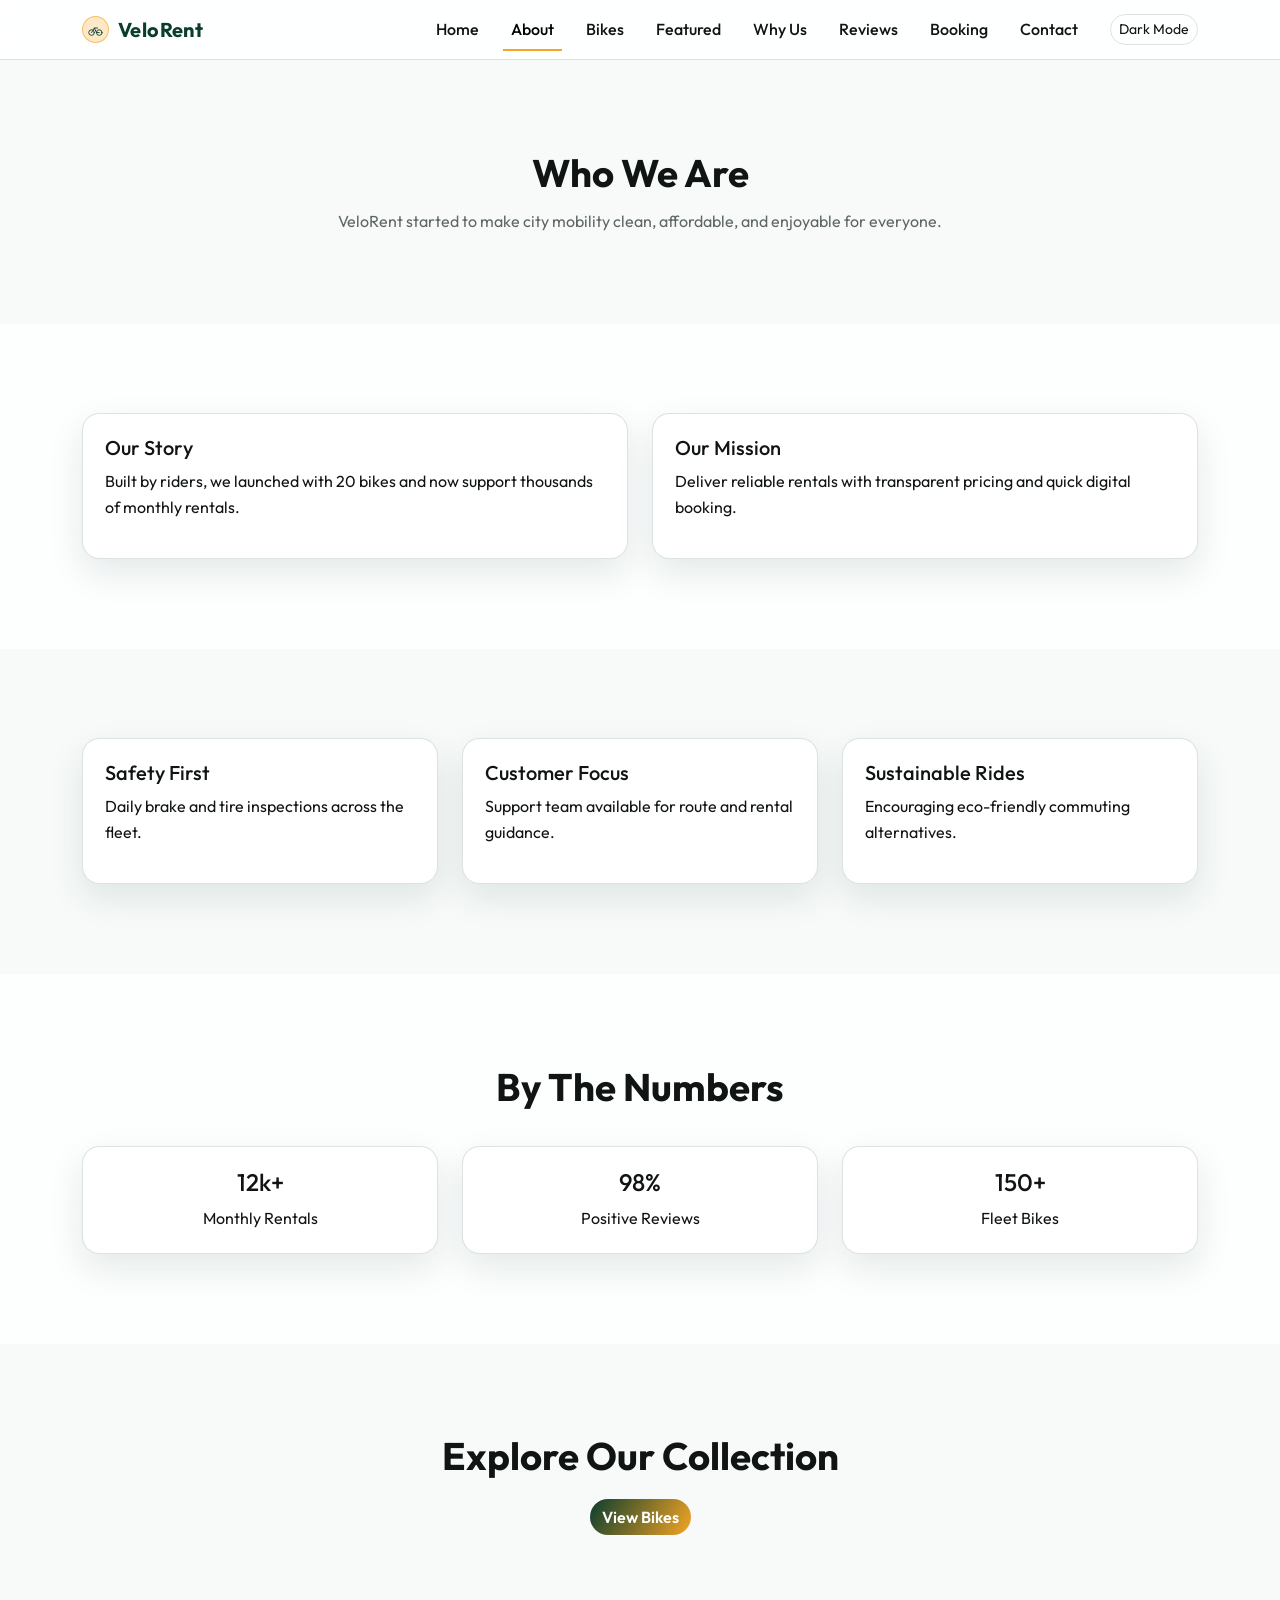
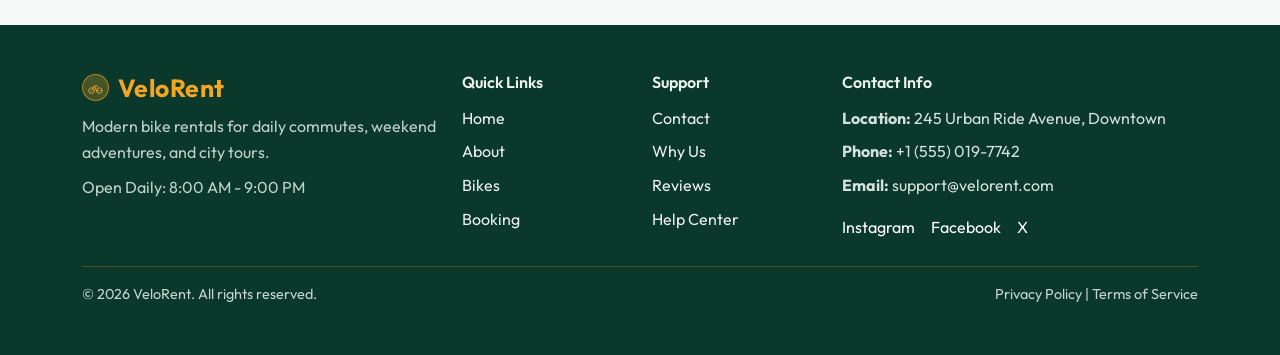
<file: about.html>
﻿<!DOCTYPE html>
<html lang="en" data-theme="light">
<head><meta charset="UTF-8" /><meta name="viewport" content="width=device-width, initial-scale=1.0" /><title>VeloRent | About</title><link rel="preconnect" href="https://fonts.googleapis.com" /><link rel="preconnect" href="https://fonts.gstatic.com" crossorigin /><link href="https://fonts.googleapis.com/css2?family=Outfit:wght@300;400;500;600;700;800&display=swap" rel="stylesheet" /><link href="https://cdn.jsdelivr.net/npm/bootstrap@5.3.3/dist/css/bootstrap.min.css" rel="stylesheet" crossorigin="anonymous" /><link rel="stylesheet" href="style.css" /></head>
<body>
<div class="preloader" id="preloader" aria-hidden="true"><div class="preloader__ring"></div><p class="preloader__text">Loading Ride...</p></div><div class="scroll-progress" id="scrollProgress" aria-hidden="true"></div>
<nav class="navbar navbar-expand-lg fixed-top custom-navbar"><div class="container"><a class="navbar-brand fw-bold brand-logo" href="index.html"><span class="logo-icon" aria-hidden="true"><svg viewBox="0 0 48 48" role="img" focusable="false"><circle cx="13" cy="33" r="8"></circle><circle cx="35" cy="33" r="8"></circle><path d="M13 33 L21 20 L27 33 L35 33 M21 20 H30"></path></svg></span><span class="logo-word">VeloRent</span></a><button class="navbar-toggler border-0 p-0" type="button" data-bs-toggle="collapse" data-bs-target="#mainNav" id="navToggler"><span class="toggler-icon"><span></span><span></span><span></span></span></button><div class="collapse navbar-collapse" id="mainNav"><ul class="navbar-nav ms-auto mb-2 mb-lg-0 align-items-lg-center gap-lg-3"><li class="nav-item"><a class="nav-link" href="index.html">Home</a></li><li class="nav-item"><a class="nav-link active" href="about.html">About</a></li><li class="nav-item"><a class="nav-link" href="bikes.html">Bikes</a></li><li class="nav-item"><a class="nav-link" href="featured.html">Featured</a></li><li class="nav-item"><a class="nav-link" href="why-us.html">Why Us</a></li><li class="nav-item"><a class="nav-link" href="testimonials.html">Reviews</a></li><li class="nav-item"><a class="nav-link" href="booking.html">Booking</a></li><li class="nav-item"><a class="nav-link" href="contact.html">Contact</a></li><li class="nav-item ms-lg-2 mt-2 mt-lg-0"><button id="themeToggle" class="btn btn-sm btn-outline-theme">Dark Mode</button></li></ul></div></div></nav>
<main>
<section class="section-padding section-transition"><div class="container"><div class="row justify-content-center text-center"><div class="col-lg-9 reveal fade-up"><h1 class="section-title">Who We Are</h1><p class="section-subtitle">VeloRent started to make city mobility clean, affordable, and enjoyable for everyone.</p></div></div></div></section>
<section class="section-padding section-transition alt-section"><div class="container"><div class="row g-4"><div class="col-md-6 reveal fade-right"><div class="benefit-card h-100"><h2 class="h5">Our Story</h2><p>Built by riders, we launched with 20 bikes and now support thousands of monthly rentals.</p></div></div><div class="col-md-6 reveal fade-left"><div class="benefit-card h-100"><h2 class="h5">Our Mission</h2><p>Deliver reliable rentals with transparent pricing and quick digital booking.</p></div></div></div></div></section>
<section class="section-padding section-transition"><div class="container"><div class="row g-4"><div class="col-md-4 reveal fade-up"><div class="benefit-card h-100"><h2 class="h5">Safety First</h2><p>Daily brake and tire inspections across the fleet.</p></div></div><div class="col-md-4 reveal fade-up"><div class="benefit-card h-100"><h2 class="h5">Customer Focus</h2><p>Support team available for route and rental guidance.</p></div></div><div class="col-md-4 reveal fade-up"><div class="benefit-card h-100"><h2 class="h5">Sustainable Rides</h2><p>Encouraging eco-friendly commuting alternatives.</p></div></div></div></div></section>
<section class="section-padding section-transition alt-section"><div class="container text-center reveal fade-up"><h2 class="section-title">By The Numbers</h2><div class="row g-4 mt-2"><div class="col-sm-4"><div class="benefit-card h-100"><h3 class="h4">12k+</h3><p class="mb-0">Monthly Rentals</p></div></div><div class="col-sm-4"><div class="benefit-card h-100"><h3 class="h4">98%</h3><p class="mb-0">Positive Reviews</p></div></div><div class="col-sm-4"><div class="benefit-card h-100"><h3 class="h4">150+</h3><p class="mb-0">Fleet Bikes</p></div></div></div></div></section>
<section class="section-padding section-transition"><div class="container text-center reveal fade-up"><h2 class="section-title">Explore Our Collection</h2><a href="bikes.html" class="btn btn-gradient mt-2">View Bikes</a></div></section>
</main>
  <footer class="footer section-transition">
    <div class="container py-5">
      <div class="row g-4 footer-grid">
        <div class="col-md-6 col-lg-4">
          <h3 class="footer-title footer-logo"><span class="logo-icon" aria-hidden="true"><svg viewBox="0 0 48 48" role="img" focusable="false"><circle cx="13" cy="33" r="8"></circle><circle cx="35" cy="33" r="8"></circle><path d="M13 33 L21 20 L27 33 L35 33 M21 20 H30"></path></svg></span><span class="logo-word">VeloRent</span></h3>
          <p class="footer-text mb-2">Modern bike rentals for daily commutes, weekend adventures, and city tours.</p>
          <p class="footer-text mb-0">Open Daily: 8:00 AM - 9:00 PM</p>
        </div>
        <div class="col-6 col-lg-2">
          <h4 class="footer-subtitle">Quick Links</h4>
          <ul class="footer-links list-unstyled mb-0">
            <li><a href="index.html">Home</a></li>
            <li><a href="about.html">About</a></li>
            <li><a href="bikes.html">Bikes</a></li>
            <li><a href="booking.html">Booking</a></li>
          </ul>
        </div>
        <div class="col-6 col-lg-2">
          <h4 class="footer-subtitle">Support</h4>
          <ul class="footer-links list-unstyled mb-0">
            <li><a href="contact.html">Contact</a></li>
            <li><a href="why-us.html">Why Us</a></li>
            <li><a href="testimonials.html">Reviews</a></li>
            <li><a href="#">Help Center</a></li>
          </ul>
        </div>
        <div class="col-md-6 col-lg-4">
          <h4 class="footer-subtitle">Contact Info</h4>
          <ul class="footer-contact list-unstyled mb-3">
            <li><strong>Location:</strong> 245 Urban Ride Avenue, Downtown</li>
            <li><strong>Phone:</strong> +1 (555) 019-7742</li>
            <li><strong>Email:</strong> support@velorent.com</li>
          </ul>
          <div class="social-links d-flex gap-3" aria-label="Social media links">
            <a href="#" aria-label="Instagram">Instagram</a>
            <a href="#" aria-label="Facebook">Facebook</a>
            <a href="#" aria-label="X">X</a>
          </div>
        </div>
      </div>
      <div class="footer-bottom d-flex flex-column flex-md-row justify-content-between align-items-center gap-2 mt-4 pt-3">
        <p class="mb-0">© 2026 VeloRent. All rights reserved.</p>
        <p class="mb-0">Privacy Policy | Terms of Service</p>
      </div>
    </div>
  </footer>
<script src="https://cdn.jsdelivr.net/npm/bootstrap@5.3.3/dist/js/bootstrap.bundle.min.js" crossorigin="anonymous"></script><script src="script.js"></script>
</body></html>
</file>
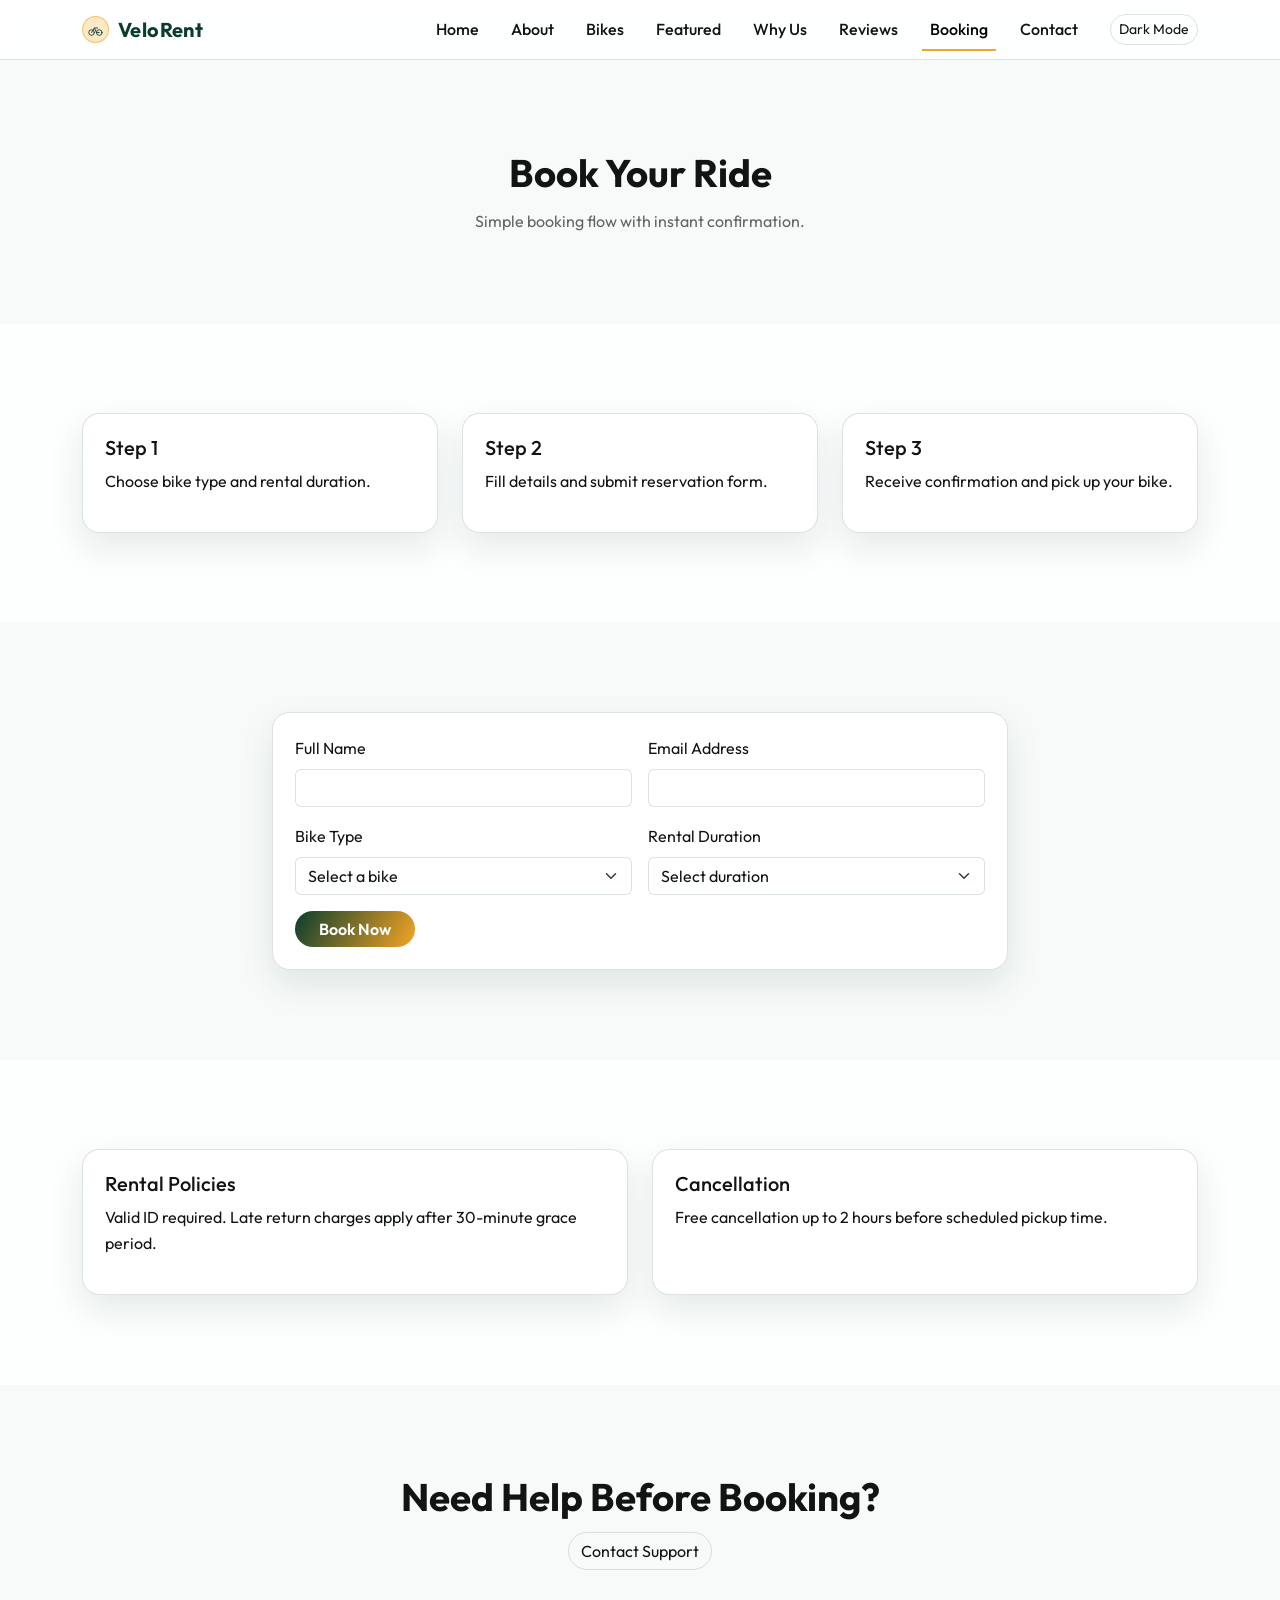
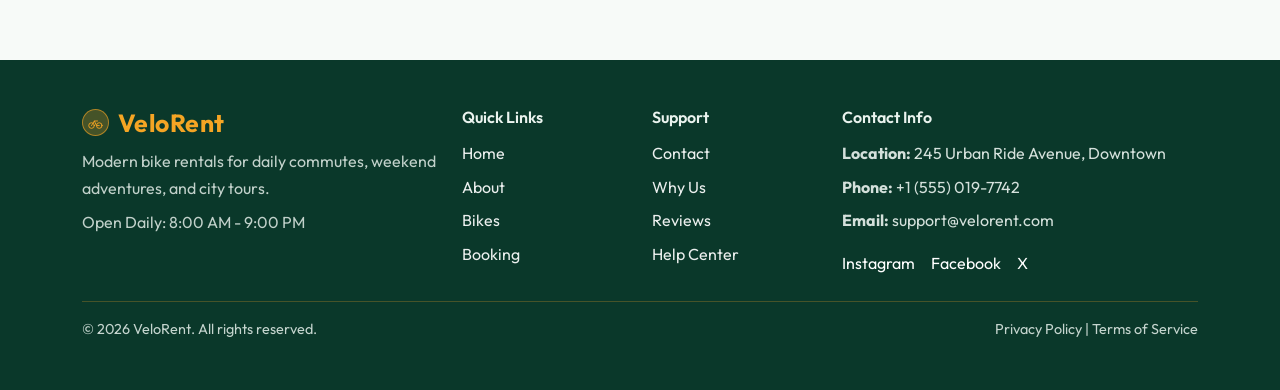
<file: booking.html>
﻿<!DOCTYPE html>
<html lang="en" data-theme="light">
<head><meta charset="UTF-8" /><meta name="viewport" content="width=device-width, initial-scale=1.0" /><title>VeloRent | Booking</title><link rel="preconnect" href="https://fonts.googleapis.com" /><link rel="preconnect" href="https://fonts.gstatic.com" crossorigin /><link href="https://fonts.googleapis.com/css2?family=Outfit:wght@300;400;500;600;700;800&display=swap" rel="stylesheet" /><link href="https://cdn.jsdelivr.net/npm/bootstrap@5.3.3/dist/css/bootstrap.min.css" rel="stylesheet" crossorigin="anonymous" /><link rel="stylesheet" href="style.css" /></head>
<body>
<div class="preloader" id="preloader" aria-hidden="true"><div class="preloader__ring"></div><p class="preloader__text">Loading Ride...</p></div><div class="scroll-progress" id="scrollProgress" aria-hidden="true"></div>
<nav class="navbar navbar-expand-lg fixed-top custom-navbar"><div class="container"><a class="navbar-brand fw-bold brand-logo" href="index.html"><span class="logo-icon" aria-hidden="true"><svg viewBox="0 0 48 48" role="img" focusable="false"><circle cx="13" cy="33" r="8"></circle><circle cx="35" cy="33" r="8"></circle><path d="M13 33 L21 20 L27 33 L35 33 M21 20 H30"></path></svg></span><span class="logo-word">VeloRent</span></a><button class="navbar-toggler border-0 p-0" type="button" data-bs-toggle="collapse" data-bs-target="#mainNav" id="navToggler"><span class="toggler-icon"><span></span><span></span><span></span></span></button><div class="collapse navbar-collapse" id="mainNav"><ul class="navbar-nav ms-auto mb-2 mb-lg-0 align-items-lg-center gap-lg-3"><li class="nav-item"><a class="nav-link" href="index.html">Home</a></li><li class="nav-item"><a class="nav-link" href="about.html">About</a></li><li class="nav-item"><a class="nav-link" href="bikes.html">Bikes</a></li><li class="nav-item"><a class="nav-link" href="featured.html">Featured</a></li><li class="nav-item"><a class="nav-link" href="why-us.html">Why Us</a></li><li class="nav-item"><a class="nav-link" href="testimonials.html">Reviews</a></li><li class="nav-item"><a class="nav-link active" href="booking.html">Booking</a></li><li class="nav-item"><a class="nav-link" href="contact.html">Contact</a></li><li class="nav-item ms-lg-2 mt-2 mt-lg-0"><button id="themeToggle" class="btn btn-sm btn-outline-theme">Dark Mode</button></li></ul></div></div></nav>
<main>
<section class="section-padding section-transition"><div class="container text-center reveal fade-up"><h1 class="section-title">Book Your Ride</h1><p class="section-subtitle">Simple booking flow with instant confirmation.</p></div></section>
<section class="section-padding section-transition alt-section"><div class="container"><div class="row g-4"><div class="col-md-4 reveal fade-up"><div class="benefit-card h-100"><h2 class="h5">Step 1</h2><p>Choose bike type and rental duration.</p></div></div><div class="col-md-4 reveal fade-up"><div class="benefit-card h-100"><h2 class="h5">Step 2</h2><p>Fill details and submit reservation form.</p></div></div><div class="col-md-4 reveal fade-up"><div class="benefit-card h-100"><h2 class="h5">Step 3</h2><p>Receive confirmation and pick up your bike.</p></div></div></div></div></section>
<section class="section-padding section-transition"><div class="container"><div class="row justify-content-center"><div class="col-lg-8 reveal fade-up"><form class="booking-form" novalidate><div class="row g-3"><div class="col-md-6"><label for="name" class="form-label">Full Name</label><input type="text" class="form-control" id="name" required /></div><div class="col-md-6"><label for="email" class="form-label">Email Address</label><input type="email" class="form-control" id="email" required /></div><div class="col-md-6"><label for="bikeType" class="form-label">Bike Type</label><select id="bikeType" class="form-select" required><option value="" selected disabled>Select a bike</option><option>City Glide 300</option><option>TrailX Mountain</option><option>Aero Road Pro</option></select></div><div class="col-md-6"><label for="duration" class="form-label">Rental Duration</label><select id="duration" class="form-select" required><option value="" selected disabled>Select duration</option><option>Hourly</option><option>Daily</option></select></div><div class="col-12"><button type="submit" class="btn btn-gradient px-4">Book Now</button></div></div></form></div></div></div></section>
<section class="section-padding section-transition alt-section"><div class="container"><div class="row g-4"><div class="col-md-6 reveal fade-right"><div class="benefit-card h-100"><h2 class="h5">Rental Policies</h2><p>Valid ID required. Late return charges apply after 30-minute grace period.</p></div></div><div class="col-md-6 reveal fade-left"><div class="benefit-card h-100"><h2 class="h5">Cancellation</h2><p>Free cancellation up to 2 hours before scheduled pickup time.</p></div></div></div></div></section>
<section class="section-padding section-transition"><div class="container text-center reveal fade-up"><h2 class="section-title">Need Help Before Booking?</h2><a href="contact.html" class="btn btn-outline-theme">Contact Support</a></div></section>
</main>
  <footer class="footer section-transition">
    <div class="container py-5">
      <div class="row g-4 footer-grid">
        <div class="col-md-6 col-lg-4">
          <h3 class="footer-title footer-logo"><span class="logo-icon" aria-hidden="true"><svg viewBox="0 0 48 48" role="img" focusable="false"><circle cx="13" cy="33" r="8"></circle><circle cx="35" cy="33" r="8"></circle><path d="M13 33 L21 20 L27 33 L35 33 M21 20 H30"></path></svg></span><span class="logo-word">VeloRent</span></h3>
          <p class="footer-text mb-2">Modern bike rentals for daily commutes, weekend adventures, and city tours.</p>
          <p class="footer-text mb-0">Open Daily: 8:00 AM - 9:00 PM</p>
        </div>
        <div class="col-6 col-lg-2">
          <h4 class="footer-subtitle">Quick Links</h4>
          <ul class="footer-links list-unstyled mb-0">
            <li><a href="index.html">Home</a></li>
            <li><a href="about.html">About</a></li>
            <li><a href="bikes.html">Bikes</a></li>
            <li><a href="booking.html">Booking</a></li>
          </ul>
        </div>
        <div class="col-6 col-lg-2">
          <h4 class="footer-subtitle">Support</h4>
          <ul class="footer-links list-unstyled mb-0">
            <li><a href="contact.html">Contact</a></li>
            <li><a href="why-us.html">Why Us</a></li>
            <li><a href="testimonials.html">Reviews</a></li>
            <li><a href="#">Help Center</a></li>
          </ul>
        </div>
        <div class="col-md-6 col-lg-4">
          <h4 class="footer-subtitle">Contact Info</h4>
          <ul class="footer-contact list-unstyled mb-3">
            <li><strong>Location:</strong> 245 Urban Ride Avenue, Downtown</li>
            <li><strong>Phone:</strong> +1 (555) 019-7742</li>
            <li><strong>Email:</strong> support@velorent.com</li>
          </ul>
          <div class="social-links d-flex gap-3" aria-label="Social media links">
            <a href="#" aria-label="Instagram">Instagram</a>
            <a href="#" aria-label="Facebook">Facebook</a>
            <a href="#" aria-label="X">X</a>
          </div>
        </div>
      </div>
      <div class="footer-bottom d-flex flex-column flex-md-row justify-content-between align-items-center gap-2 mt-4 pt-3">
        <p class="mb-0">© 2026 VeloRent. All rights reserved.</p>
        <p class="mb-0">Privacy Policy | Terms of Service</p>
      </div>
    </div>
  </footer>
<script src="https://cdn.jsdelivr.net/npm/bootstrap@5.3.3/dist/js/bootstrap.bundle.min.js" crossorigin="anonymous"></script><script src="script.js"></script>
</body></html>
</file>
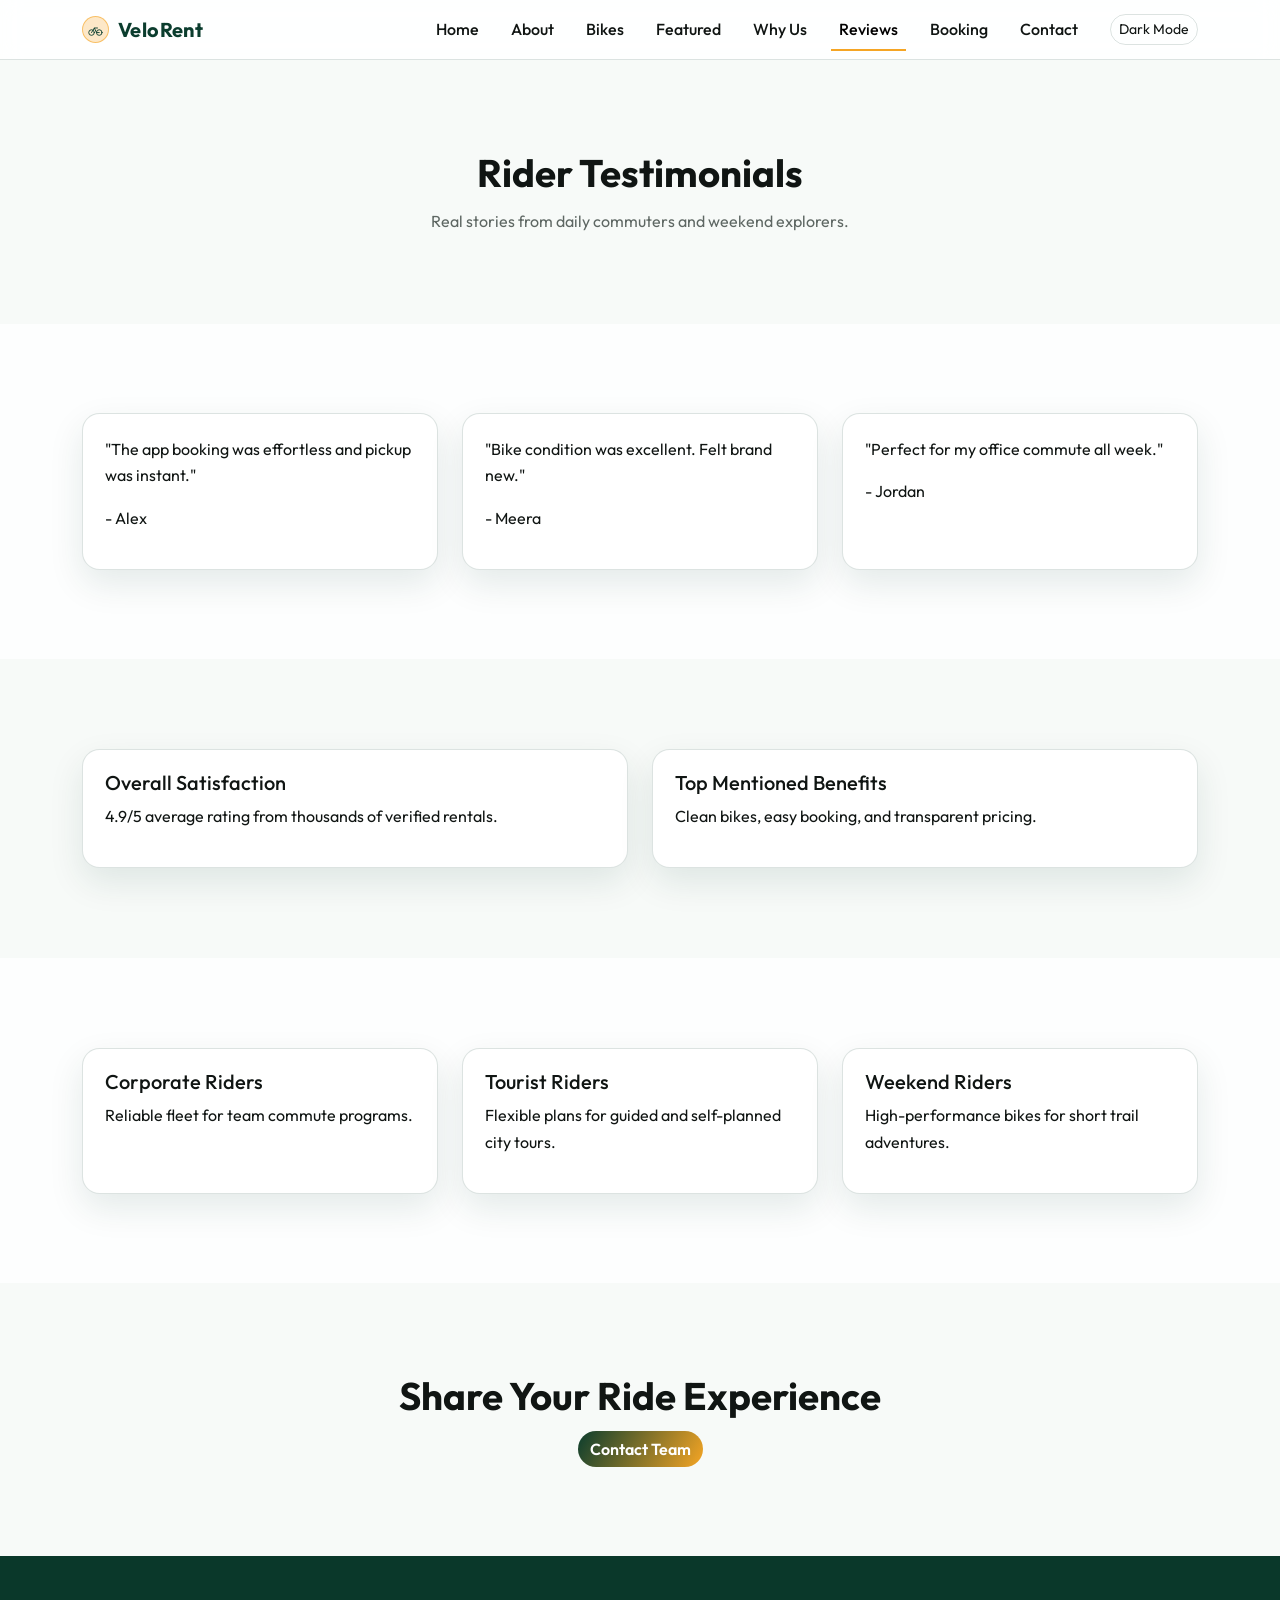
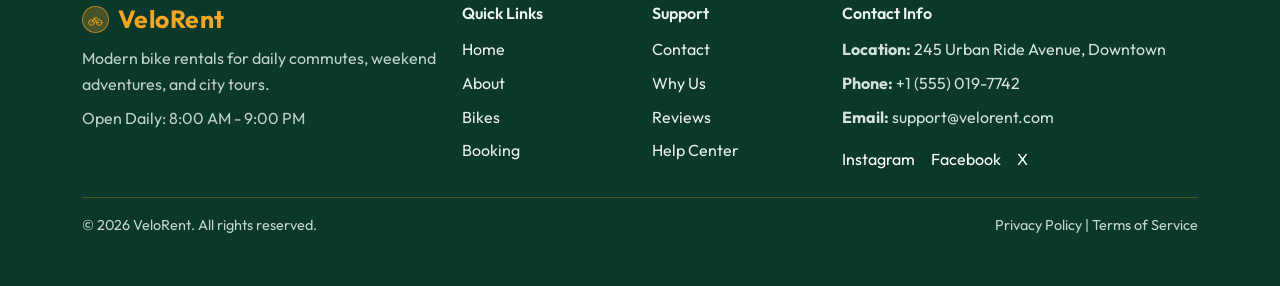
<file: testimonials.html>
﻿<!DOCTYPE html>
<html lang="en" data-theme="light">
<head><meta charset="UTF-8" /><meta name="viewport" content="width=device-width, initial-scale=1.0" /><title>VeloRent | Testimonials</title><link rel="preconnect" href="https://fonts.googleapis.com" /><link rel="preconnect" href="https://fonts.gstatic.com" crossorigin /><link href="https://fonts.googleapis.com/css2?family=Outfit:wght@300;400;500;600;700;800&display=swap" rel="stylesheet" /><link href="https://cdn.jsdelivr.net/npm/bootstrap@5.3.3/dist/css/bootstrap.min.css" rel="stylesheet" crossorigin="anonymous" /><link rel="stylesheet" href="style.css" /></head>
<body>
<div class="preloader" id="preloader" aria-hidden="true"><div class="preloader__ring"></div><p class="preloader__text">Loading Ride...</p></div><div class="scroll-progress" id="scrollProgress" aria-hidden="true"></div>
<nav class="navbar navbar-expand-lg fixed-top custom-navbar"><div class="container"><a class="navbar-brand fw-bold brand-logo" href="index.html"><span class="logo-icon" aria-hidden="true"><svg viewBox="0 0 48 48" role="img" focusable="false"><circle cx="13" cy="33" r="8"></circle><circle cx="35" cy="33" r="8"></circle><path d="M13 33 L21 20 L27 33 L35 33 M21 20 H30"></path></svg></span><span class="logo-word">VeloRent</span></a><button class="navbar-toggler border-0 p-0" type="button" data-bs-toggle="collapse" data-bs-target="#mainNav" id="navToggler"><span class="toggler-icon"><span></span><span></span><span></span></span></button><div class="collapse navbar-collapse" id="mainNav"><ul class="navbar-nav ms-auto mb-2 mb-lg-0 align-items-lg-center gap-lg-3"><li class="nav-item"><a class="nav-link" href="index.html">Home</a></li><li class="nav-item"><a class="nav-link" href="about.html">About</a></li><li class="nav-item"><a class="nav-link" href="bikes.html">Bikes</a></li><li class="nav-item"><a class="nav-link" href="featured.html">Featured</a></li><li class="nav-item"><a class="nav-link" href="why-us.html">Why Us</a></li><li class="nav-item"><a class="nav-link active" href="testimonials.html">Reviews</a></li><li class="nav-item"><a class="nav-link" href="booking.html">Booking</a></li><li class="nav-item"><a class="nav-link" href="contact.html">Contact</a></li><li class="nav-item ms-lg-2 mt-2 mt-lg-0"><button id="themeToggle" class="btn btn-sm btn-outline-theme">Dark Mode</button></li></ul></div></div></nav>
<main>
<section class="section-padding section-transition"><div class="container text-center reveal fade-up"><h1 class="section-title">Rider Testimonials</h1><p class="section-subtitle">Real stories from daily commuters and weekend explorers.</p></div></section>
<section class="section-padding section-transition alt-section"><div class="container"><div class="row g-4"><div class="col-md-6 col-lg-4 reveal fade-up"><blockquote class="testimonial-card h-100"><p>"The app booking was effortless and pickup was instant."</p><footer>- Alex</footer></blockquote></div><div class="col-md-6 col-lg-4 reveal fade-up"><blockquote class="testimonial-card h-100"><p>"Bike condition was excellent. Felt brand new."</p><footer>- Meera</footer></blockquote></div><div class="col-md-6 col-lg-4 reveal fade-up"><blockquote class="testimonial-card h-100"><p>"Perfect for my office commute all week."</p><footer>- Jordan</footer></blockquote></div></div></div></section>
<section class="section-padding section-transition"><div class="container"><div class="row g-4"><div class="col-md-6 reveal fade-right"><div class="benefit-card h-100"><h2 class="h5">Overall Satisfaction</h2><p>4.9/5 average rating from thousands of verified rentals.</p></div></div><div class="col-md-6 reveal fade-left"><div class="benefit-card h-100"><h2 class="h5">Top Mentioned Benefits</h2><p>Clean bikes, easy booking, and transparent pricing.</p></div></div></div></div></section>
<section class="section-padding section-transition alt-section"><div class="container"><div class="row g-4"><div class="col-md-4 reveal fade-up"><div class="benefit-card h-100"><h2 class="h5">Corporate Riders</h2><p>Reliable fleet for team commute programs.</p></div></div><div class="col-md-4 reveal fade-up"><div class="benefit-card h-100"><h2 class="h5">Tourist Riders</h2><p>Flexible plans for guided and self-planned city tours.</p></div></div><div class="col-md-4 reveal fade-up"><div class="benefit-card h-100"><h2 class="h5">Weekend Riders</h2><p>High-performance bikes for short trail adventures.</p></div></div></div></div></section>
<section class="section-padding section-transition"><div class="container text-center reveal fade-up"><h2 class="section-title">Share Your Ride Experience</h2><a href="contact.html" class="btn btn-gradient">Contact Team</a></div></section>
</main>
  <footer class="footer section-transition">
    <div class="container py-5">
      <div class="row g-4 footer-grid">
        <div class="col-md-6 col-lg-4">
          <h3 class="footer-title footer-logo"><span class="logo-icon" aria-hidden="true"><svg viewBox="0 0 48 48" role="img" focusable="false"><circle cx="13" cy="33" r="8"></circle><circle cx="35" cy="33" r="8"></circle><path d="M13 33 L21 20 L27 33 L35 33 M21 20 H30"></path></svg></span><span class="logo-word">VeloRent</span></h3>
          <p class="footer-text mb-2">Modern bike rentals for daily commutes, weekend adventures, and city tours.</p>
          <p class="footer-text mb-0">Open Daily: 8:00 AM - 9:00 PM</p>
        </div>
        <div class="col-6 col-lg-2">
          <h4 class="footer-subtitle">Quick Links</h4>
          <ul class="footer-links list-unstyled mb-0">
            <li><a href="index.html">Home</a></li>
            <li><a href="about.html">About</a></li>
            <li><a href="bikes.html">Bikes</a></li>
            <li><a href="booking.html">Booking</a></li>
          </ul>
        </div>
        <div class="col-6 col-lg-2">
          <h4 class="footer-subtitle">Support</h4>
          <ul class="footer-links list-unstyled mb-0">
            <li><a href="contact.html">Contact</a></li>
            <li><a href="why-us.html">Why Us</a></li>
            <li><a href="testimonials.html">Reviews</a></li>
            <li><a href="#">Help Center</a></li>
          </ul>
        </div>
        <div class="col-md-6 col-lg-4">
          <h4 class="footer-subtitle">Contact Info</h4>
          <ul class="footer-contact list-unstyled mb-3">
            <li><strong>Location:</strong> 245 Urban Ride Avenue, Downtown</li>
            <li><strong>Phone:</strong> +1 (555) 019-7742</li>
            <li><strong>Email:</strong> support@velorent.com</li>
          </ul>
          <div class="social-links d-flex gap-3" aria-label="Social media links">
            <a href="#" aria-label="Instagram">Instagram</a>
            <a href="#" aria-label="Facebook">Facebook</a>
            <a href="#" aria-label="X">X</a>
          </div>
        </div>
      </div>
      <div class="footer-bottom d-flex flex-column flex-md-row justify-content-between align-items-center gap-2 mt-4 pt-3">
        <p class="mb-0">© 2026 VeloRent. All rights reserved.</p>
        <p class="mb-0">Privacy Policy | Terms of Service</p>
      </div>
    </div>
  </footer>
<script src="https://cdn.jsdelivr.net/npm/bootstrap@5.3.3/dist/js/bootstrap.bundle.min.js" crossorigin="anonymous"></script><script src="script.js"></script>
</body></html>
</file>
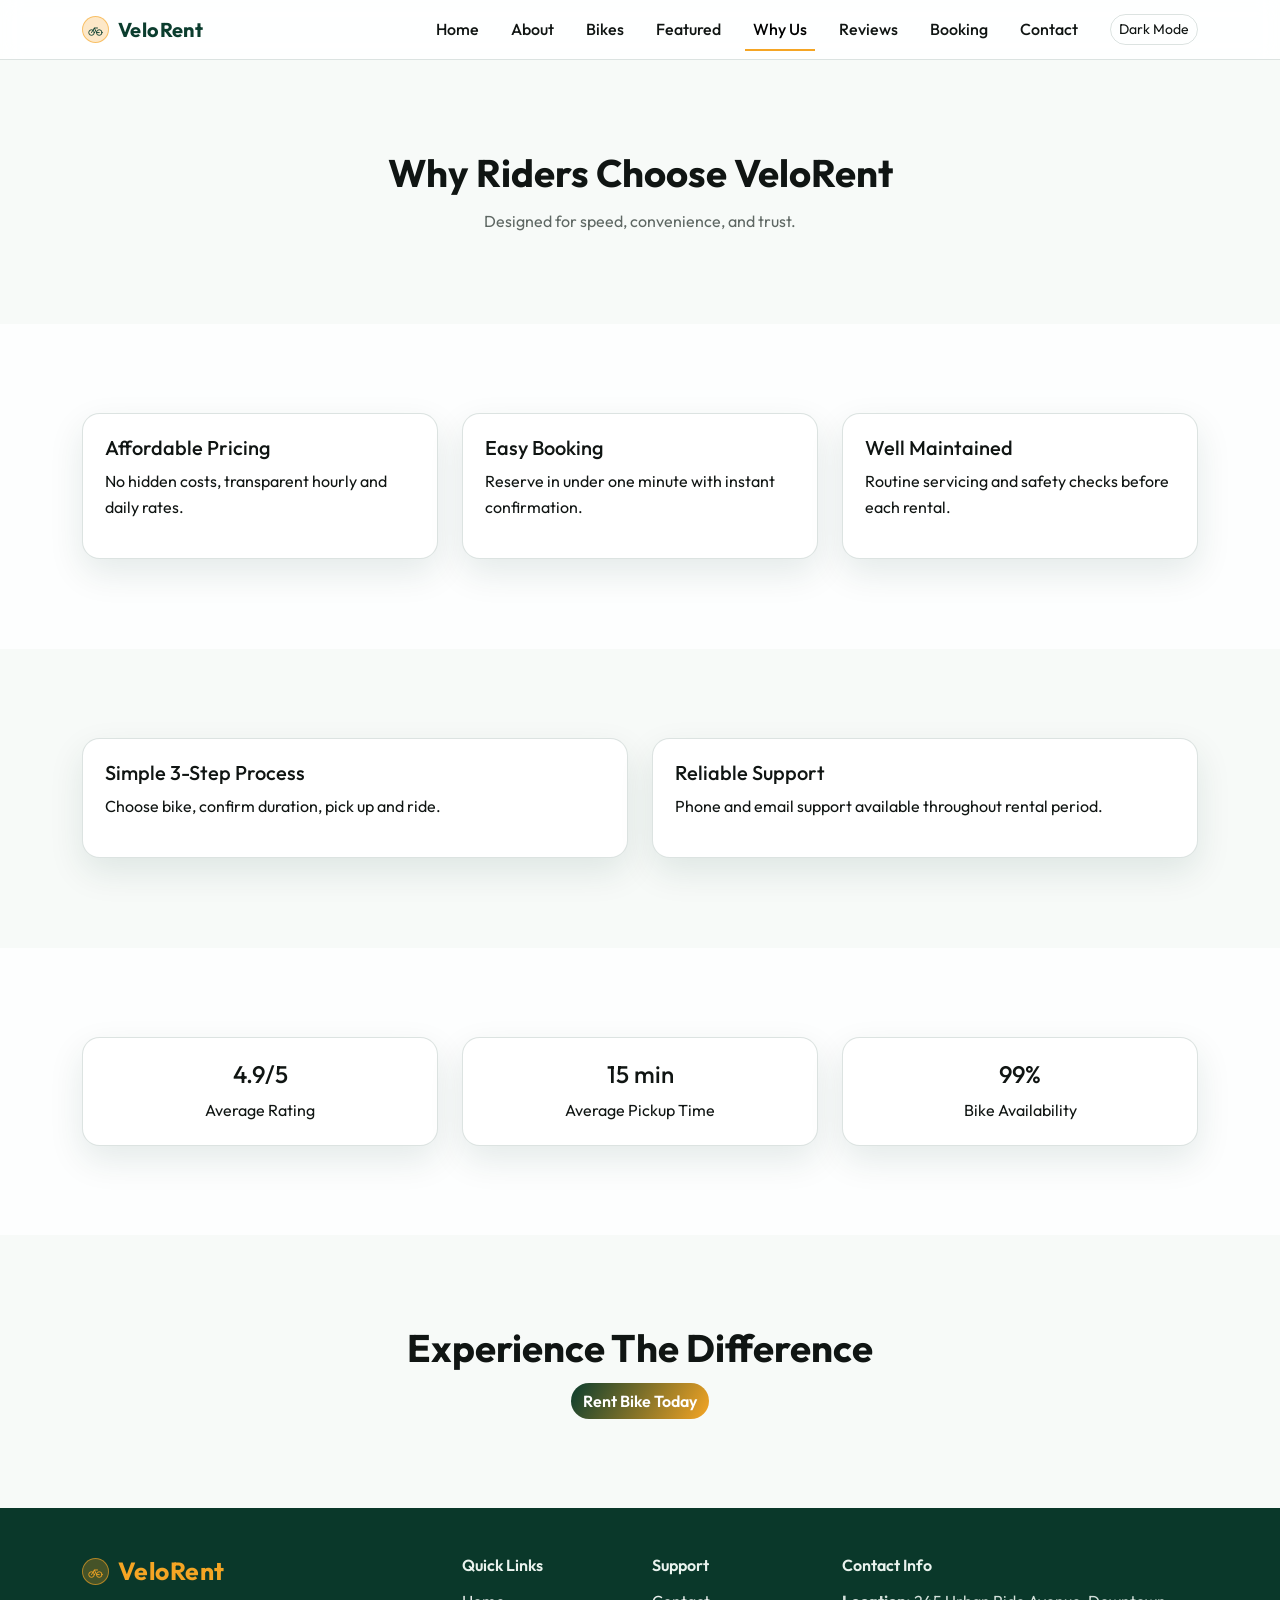
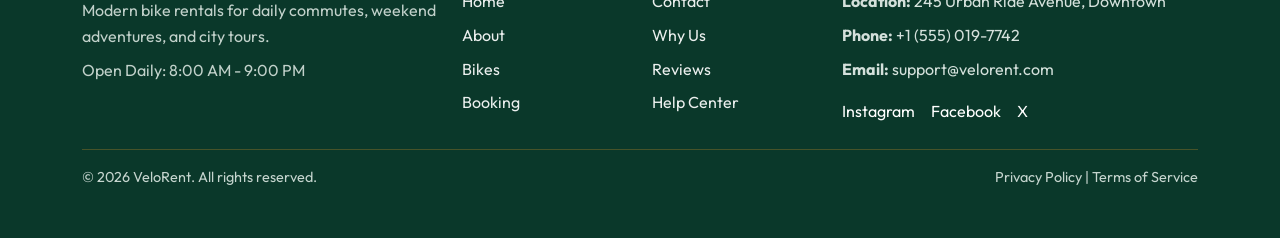
<file: why-us.html>
﻿<!DOCTYPE html>
<html lang="en" data-theme="light">
<head><meta charset="UTF-8" /><meta name="viewport" content="width=device-width, initial-scale=1.0" /><title>VeloRent | Why Us</title><link rel="preconnect" href="https://fonts.googleapis.com" /><link rel="preconnect" href="https://fonts.gstatic.com" crossorigin /><link href="https://fonts.googleapis.com/css2?family=Outfit:wght@300;400;500;600;700;800&display=swap" rel="stylesheet" /><link href="https://cdn.jsdelivr.net/npm/bootstrap@5.3.3/dist/css/bootstrap.min.css" rel="stylesheet" crossorigin="anonymous" /><link rel="stylesheet" href="style.css" /></head>
<body>
<div class="preloader" id="preloader" aria-hidden="true"><div class="preloader__ring"></div><p class="preloader__text">Loading Ride...</p></div><div class="scroll-progress" id="scrollProgress" aria-hidden="true"></div>
<nav class="navbar navbar-expand-lg fixed-top custom-navbar"><div class="container"><a class="navbar-brand fw-bold brand-logo" href="index.html"><span class="logo-icon" aria-hidden="true"><svg viewBox="0 0 48 48" role="img" focusable="false"><circle cx="13" cy="33" r="8"></circle><circle cx="35" cy="33" r="8"></circle><path d="M13 33 L21 20 L27 33 L35 33 M21 20 H30"></path></svg></span><span class="logo-word">VeloRent</span></a><button class="navbar-toggler border-0 p-0" type="button" data-bs-toggle="collapse" data-bs-target="#mainNav" id="navToggler"><span class="toggler-icon"><span></span><span></span><span></span></span></button><div class="collapse navbar-collapse" id="mainNav"><ul class="navbar-nav ms-auto mb-2 mb-lg-0 align-items-lg-center gap-lg-3"><li class="nav-item"><a class="nav-link" href="index.html">Home</a></li><li class="nav-item"><a class="nav-link" href="about.html">About</a></li><li class="nav-item"><a class="nav-link" href="bikes.html">Bikes</a></li><li class="nav-item"><a class="nav-link" href="featured.html">Featured</a></li><li class="nav-item"><a class="nav-link active" href="why-us.html">Why Us</a></li><li class="nav-item"><a class="nav-link" href="testimonials.html">Reviews</a></li><li class="nav-item"><a class="nav-link" href="booking.html">Booking</a></li><li class="nav-item"><a class="nav-link" href="contact.html">Contact</a></li><li class="nav-item ms-lg-2 mt-2 mt-lg-0"><button id="themeToggle" class="btn btn-sm btn-outline-theme">Dark Mode</button></li></ul></div></div></nav>
<main>
<section class="section-padding section-transition"><div class="container text-center reveal fade-up"><h1 class="section-title">Why Riders Choose VeloRent</h1><p class="section-subtitle">Designed for speed, convenience, and trust.</p></div></section>
<section class="section-padding section-transition alt-section"><div class="container"><div class="row g-4"><div class="col-md-4 reveal fade-up"><div class="benefit-card h-100"><h2 class="h5">Affordable Pricing</h2><p>No hidden costs, transparent hourly and daily rates.</p></div></div><div class="col-md-4 reveal fade-up"><div class="benefit-card h-100"><h2 class="h5">Easy Booking</h2><p>Reserve in under one minute with instant confirmation.</p></div></div><div class="col-md-4 reveal fade-up"><div class="benefit-card h-100"><h2 class="h5">Well Maintained</h2><p>Routine servicing and safety checks before each rental.</p></div></div></div></div></section>
<section class="section-padding section-transition"><div class="container"><div class="row g-4"><div class="col-md-6 reveal fade-right"><div class="benefit-card h-100"><h2 class="h5">Simple 3-Step Process</h2><p>Choose bike, confirm duration, pick up and ride.</p></div></div><div class="col-md-6 reveal fade-left"><div class="benefit-card h-100"><h2 class="h5">Reliable Support</h2><p>Phone and email support available throughout rental period.</p></div></div></div></div></section>
<section class="section-padding section-transition alt-section"><div class="container"><div class="row g-4"><div class="col-sm-4 reveal fade-up"><div class="benefit-card h-100 text-center"><h3 class="h4">4.9/5</h3><p class="mb-0">Average Rating</p></div></div><div class="col-sm-4 reveal fade-up"><div class="benefit-card h-100 text-center"><h3 class="h4">15 min</h3><p class="mb-0">Average Pickup Time</p></div></div><div class="col-sm-4 reveal fade-up"><div class="benefit-card h-100 text-center"><h3 class="h4">99%</h3><p class="mb-0">Bike Availability</p></div></div></div></div></section>
<section class="section-padding section-transition"><div class="container text-center reveal fade-up"><h2 class="section-title">Experience The Difference</h2><a href="booking.html" class="btn btn-gradient">Rent Bike Today</a></div></section>
</main>
  <footer class="footer section-transition">
    <div class="container py-5">
      <div class="row g-4 footer-grid">
        <div class="col-md-6 col-lg-4">
          <h3 class="footer-title footer-logo"><span class="logo-icon" aria-hidden="true"><svg viewBox="0 0 48 48" role="img" focusable="false"><circle cx="13" cy="33" r="8"></circle><circle cx="35" cy="33" r="8"></circle><path d="M13 33 L21 20 L27 33 L35 33 M21 20 H30"></path></svg></span><span class="logo-word">VeloRent</span></h3>
          <p class="footer-text mb-2">Modern bike rentals for daily commutes, weekend adventures, and city tours.</p>
          <p class="footer-text mb-0">Open Daily: 8:00 AM - 9:00 PM</p>
        </div>
        <div class="col-6 col-lg-2">
          <h4 class="footer-subtitle">Quick Links</h4>
          <ul class="footer-links list-unstyled mb-0">
            <li><a href="index.html">Home</a></li>
            <li><a href="about.html">About</a></li>
            <li><a href="bikes.html">Bikes</a></li>
            <li><a href="booking.html">Booking</a></li>
          </ul>
        </div>
        <div class="col-6 col-lg-2">
          <h4 class="footer-subtitle">Support</h4>
          <ul class="footer-links list-unstyled mb-0">
            <li><a href="contact.html">Contact</a></li>
            <li><a href="why-us.html">Why Us</a></li>
            <li><a href="testimonials.html">Reviews</a></li>
            <li><a href="#">Help Center</a></li>
          </ul>
        </div>
        <div class="col-md-6 col-lg-4">
          <h4 class="footer-subtitle">Contact Info</h4>
          <ul class="footer-contact list-unstyled mb-3">
            <li><strong>Location:</strong> 245 Urban Ride Avenue, Downtown</li>
            <li><strong>Phone:</strong> +1 (555) 019-7742</li>
            <li><strong>Email:</strong> support@velorent.com</li>
          </ul>
          <div class="social-links d-flex gap-3" aria-label="Social media links">
            <a href="#" aria-label="Instagram">Instagram</a>
            <a href="#" aria-label="Facebook">Facebook</a>
            <a href="#" aria-label="X">X</a>
          </div>
        </div>
      </div>
      <div class="footer-bottom d-flex flex-column flex-md-row justify-content-between align-items-center gap-2 mt-4 pt-3">
        <p class="mb-0">© 2026 VeloRent. All rights reserved.</p>
        <p class="mb-0">Privacy Policy | Terms of Service</p>
      </div>
    </div>
  </footer>
<script src="https://cdn.jsdelivr.net/npm/bootstrap@5.3.3/dist/js/bootstrap.bundle.min.js" crossorigin="anonymous"></script><script src="script.js"></script>
</body></html>
</file>
<file: style.css>
﻿:root {
  /* Two core brand colors used across light and dark themes */
  --color-primary: #0b3d2e;
  --color-secondary: #f5a524;
  --nav-height: 78px;
  --bg: #f7faf8;
  --surface: #ffffff;
  --text: #101513;
  --muted: #5e6763;
  --border: rgba(11, 61, 46, 0.14);
  --shadow: 0 14px 35px rgba(11, 61, 46, 0.1);
  --progress: var(--color-secondary);
  --hero-overlay: linear-gradient(115deg, rgba(11, 61, 46, 0.92), rgba(11, 61, 46, 0.72));
}

html[data-theme="dark"] {
  --bg: #0a1310;
  --surface: #11201a;
  --text: #edf5f0;
  --muted: #a8b5af;
  --border: rgba(245, 165, 36, 0.22);
  --shadow: 0 14px 35px rgba(0, 0, 0, 0.35);
  --hero-overlay: linear-gradient(115deg, rgba(5, 26, 20, 0.94), rgba(11, 61, 46, 0.7));
}

* {
  box-sizing: border-box;
}

html {
  scroll-behavior: smooth;
}

body {
  margin: 0;
  font-family: "Outfit", sans-serif;
  background: var(--bg);
  color: var(--text);
  line-height: 1.65;
  padding-top: var(--nav-height);
  overflow-x: hidden;
  transition: background-color 0.35s ease, color 0.35s ease;
}

img {
  max-width: 100%;
  display: block;
}

.section-padding {
  padding: clamp(3.5rem, 7vw, 6rem) 0;
}

.section-transition {
  transition: background-color 0.35s ease, color 0.35s ease;
}

.section-title {
  font-size: clamp(1.75rem, 3vw, 2.5rem);
  font-weight: 700;
  margin-bottom: 0.75rem;
}

.section-subtitle {
  color: var(--muted);
  margin: 0;
}

.alt-section {
  background: color-mix(in srgb, var(--surface) 80%, var(--bg) 20%);
}

.custom-navbar {
  background: color-mix(in srgb, var(--surface) 88%, transparent);
  backdrop-filter: blur(10px);
  border-bottom: 1px solid var(--border);
}

.navbar-brand {
  color: var(--color-primary);
  letter-spacing: 0.03em;
}

.brand-logo,
.footer-logo {
  display: inline-flex;
  align-items: center;
  gap: 0.55rem;
}

.logo-icon {
  width: 1.7rem;
  height: 1.7rem;
  display: inline-grid;
  place-items: center;
  border-radius: 999px;
  background: color-mix(in srgb, var(--color-secondary) 25%, transparent);
  border: 1px solid color-mix(in srgb, var(--color-secondary) 60%, transparent);
}

.logo-icon svg {
  width: 1.05rem;
  height: 1.05rem;
  fill: none;
  stroke: currentColor;
  stroke-width: 2.6;
  stroke-linecap: round;
  stroke-linejoin: round;
}

.logo-word {
  letter-spacing: 0.02em;
}

html[data-theme="dark"] .navbar-brand {
  color: var(--color-secondary);
}

.nav-link {
  color: var(--text);
  font-weight: 500;
  position: relative;
}

.nav-link::after {
  content: "";
  position: absolute;
  left: 0;
  bottom: 0;
  width: 100%;
  height: 2px;
  background: var(--color-secondary);
  transform: scaleX(0);
  transform-origin: right;
  transition: transform 0.25s ease;
}

.nav-link:hover::after,
.nav-link:focus-visible::after,
.nav-link.active::after {
  transform: scaleX(1);
  transform-origin: left;
}

.nav-link:hover,
.nav-link:focus-visible {
  color: var(--color-primary);
}

html[data-theme="dark"] .nav-link:hover,
html[data-theme="dark"] .nav-link:focus-visible {
  color: var(--color-secondary);
}

.toggler-icon {
  width: 30px;
  height: 22px;
  display: inline-flex;
  flex-direction: column;
  justify-content: space-between;
}

.toggler-icon span {
  height: 2.4px;
  width: 100%;
  border-radius: 999px;
  background: var(--text);
  transition: transform 0.3s ease, opacity 0.3s ease;
}

#navToggler.is-open .toggler-icon span:nth-child(1) {
  transform: translateY(9px) rotate(45deg);
}

#navToggler.is-open .toggler-icon span:nth-child(2) {
  opacity: 0;
}

#navToggler.is-open .toggler-icon span:nth-child(3) {
  transform: translateY(-10px) rotate(-45deg);
}

.scroll-progress {
  /* Real-time scroll progress bar at the top edge */
  position: fixed;
  top: 0;
  left: 0;
  z-index: 1100;
  width: 0;
  height: 4px;
  background: var(--progress);
  transition: width 0.18s linear;
}

.preloader {
  position: fixed;
  inset: 0;
  z-index: 1400;
  display: grid;
  place-items: center;
  gap: 0.9rem;
  background: var(--bg);
  transition: opacity 0.45s ease, visibility 0.45s ease;
}

.preloader.fade-out {
  opacity: 0;
  visibility: hidden;
}

.preloader__ring {
  width: 54px;
  aspect-ratio: 1;
  border: 4px solid color-mix(in srgb, var(--color-secondary) 32%, transparent);
  border-top-color: var(--color-secondary);
  border-radius: 50%;
  animation: spin 0.9s linear infinite;
}

.preloader__text {
  color: var(--muted);
  margin: 0;
  font-size: 0.95rem;
}

@keyframes spin {
  to {
    transform: rotate(360deg);
  }
}

.hero-section {
  /* Full viewport hero with layered overlay for readable text */
  min-height: calc(100vh - var(--nav-height));
  min-height: calc(100dvh - var(--nav-height));
  background: var(--hero-overlay), url("https://images.unsplash.com/photo-1484920274317-87885fcbc178?auto=format&fit=crop&w=1800&q=80") center/cover no-repeat;
  color: #fff;
  position: relative;
  overflow: hidden;
}

.hero-badge {
  display: inline-block;
  background: rgba(245, 165, 36, 0.2);
  color: var(--color-secondary);
  border: 1px solid rgba(245, 165, 36, 0.6);
  padding: 0.4rem 0.9rem;
  border-radius: 999px;
  font-weight: 600;
  font-size: 0.86rem;
  letter-spacing: 0.04em;
  animation: fadeUpIn 0.8s ease 0.15s both;
}

.hero-title {
  animation: fadeUpIn 0.9s ease 0.3s both;
}

.hero-highlight {
  background: linear-gradient(120deg, #fff 0%, var(--color-secondary) 45%, #fff 100%);
  background-size: 220% 100%;
  -webkit-background-clip: text;
  background-clip: text;
  color: transparent;
  animation: shimmerText 3.2s linear infinite;
}

.hero-section .lead {
  animation: fadeUpIn 0.9s ease 0.45s both;
}

.hero-section .btn-gradient,
.hero-section .hero-outline-btn {
  animation: fadeUpIn 0.85s ease 0.6s both;
}

.hero-metrics {
  display: grid;
  grid-template-columns: repeat(3, minmax(0, 1fr));
  gap: 0.8rem;
  max-width: 540px;
}

.hero-metric {
  background: rgba(255, 255, 255, 0.09);
  border: 1px solid rgba(255, 255, 255, 0.25);
  border-radius: 0.9rem;
  padding: 0.65rem 0.75rem;
  backdrop-filter: blur(7px);
  animation: fadeUpIn 0.8s ease both;
}

.hero-metric:nth-child(1) {
  animation-delay: 0.7s;
}

.hero-metric:nth-child(2) {
  animation-delay: 0.8s;
}

.hero-metric:nth-child(3) {
  animation-delay: 0.9s;
}

.hero-metric strong {
  display: block;
  font-size: 1.25rem;
  line-height: 1;
}

.hero-metric span {
  font-size: 0.78rem;
  opacity: 0.88;
}

.hero-visual {
  position: relative;
  perspective: 1000px;
  transition: transform 0.22s ease-out;
  will-change: transform;
}

.hero-image-wrap--motion {
  animation: floatCard 5.5s ease-in-out infinite;
  transform-style: preserve-3d;
}

.hero-image-wrap--motion::before {
  content: "";
  position: absolute;
  inset: -14px;
  border-radius: 1.7rem;
  border: 1px solid rgba(245, 165, 36, 0.34);
  z-index: -1;
  animation: haloPulse 2.8s ease-in-out infinite;
}

.hero-orb {
  position: absolute;
  border-radius: 50%;
  filter: blur(0.5px);
  pointer-events: none;
}

.hero-orb--one {
  width: 150px;
  height: 150px;
  background: color-mix(in srgb, var(--color-secondary) 68%, transparent);
  top: -42px;
  right: -24px;
  animation: orbitOne 8s ease-in-out infinite;
}

.hero-orb--two {
  width: 110px;
  height: 110px;
  background: color-mix(in srgb, var(--color-primary) 65%, white 35%);
  bottom: -24px;
  left: -24px;
  animation: orbitTwo 7s ease-in-out infinite;
}

.floating-chip {
  position: absolute;
  z-index: 2;
  padding: 0.5rem 0.8rem;
  border-radius: 999px;
  border: 1px solid rgba(255, 255, 255, 0.3);
  background: rgba(10, 19, 16, 0.42);
  color: #fff;
  font-size: 0.76rem;
  letter-spacing: 0.02em;
  backdrop-filter: blur(8px);
}

.floating-chip--top {
  top: 12%;
  left: -4%;
  animation: chipDrift 4.2s ease-in-out infinite;
}

.floating-chip--bottom {
  right: -5%;
  bottom: 12%;
  animation: chipDrift 4.6s ease-in-out infinite reverse;
}

.hero-scroll-indicator {
  position: absolute;
  left: 50%;
  bottom: 1.2rem;
  transform: translateX(-50%);
  width: 28px;
  height: 44px;
  border: 2px solid rgba(255, 255, 255, 0.6);
  border-radius: 20px;
  opacity: 0.9;
}

.hero-scroll-indicator span {
  display: block;
  width: 5px;
  height: 8px;
  border-radius: 999px;
  background: var(--color-secondary);
  margin: 6px auto 0;
  animation: scrollHint 1.8s ease-in-out infinite;
}


@keyframes fadeUpIn {
  from {
    opacity: 0;
    transform: translateY(16px);
  }
  to {
    opacity: 1;
    transform: translateY(0);
  }
}

@keyframes shimmerText {
  to {
    background-position: 220% 0;
  }
}

@keyframes orbitOne {
  0%, 100% {
    transform: translate(0, 0) scale(1);
  }
  50% {
    transform: translate(-10px, 8px) scale(1.05);
  }
}

@keyframes orbitTwo {
  0%, 100% {
    transform: translate(0, 0) scale(1);
  }
  50% {
    transform: translate(10px, -8px) scale(1.06);
  }
}

@keyframes floatCard {
  0%, 100% {
    transform: translateY(0);
  }
  50% {
    transform: translateY(-9px);
  }
}

@keyframes chipDrift {
  0%, 100% {
    transform: translateY(0);
  }
  50% {
    transform: translateY(-8px);
  }
}

@keyframes haloPulse {
  0%, 100% {
    opacity: 0.35;
    transform: scale(1);
  }
  50% {
    opacity: 0.9;
    transform: scale(1.02);
  }
}

@keyframes scrollHint {
  0% {
    transform: translateY(0);
    opacity: 1;
  }
  70% {
    transform: translateY(16px);
    opacity: 0.2;
  }
  100% {
    transform: translateY(0);
    opacity: 1;
  }
}


.hero-image-wrap {
  border-radius: 1.4rem;
  overflow: hidden;
  box-shadow: 0 18px 40px rgba(0, 0, 0, 0.28);
  border: 1px solid rgba(255, 255, 255, 0.3);
}

.hero-image {
  width: 100%;
  transform: scale(1);
  transition: transform 0.45s ease;
}

.hero-image-wrap:hover .hero-image {
  transform: scale(1.06);
}

.btn-gradient {
  /* Shared animated CTA button component */
  border: 0;
  color: #fff;
  font-weight: 600;
  border-radius: 999px;
  background-size: 200% 200%;
  background-image: linear-gradient(120deg, var(--color-primary), var(--color-secondary), var(--color-primary));
  transition: transform 0.25s ease, box-shadow 0.25s ease, background-position 0.35s ease;
}

.btn-gradient:hover,
.btn-gradient:focus-visible {
  transform: translateY(-2px);
  box-shadow: 0 10px 24px rgba(245, 165, 36, 0.35);
  background-position: 100% 0;
  color: #fff;
}

.btn-outline-theme {
  border-radius: 999px;
  border: 1px solid var(--border);
  color: var(--text);
  background: transparent;
  transition: background-color 0.25s ease, color 0.25s ease, border-color 0.25s ease;
}

.btn-outline-theme:hover,
.btn-outline-theme:focus-visible {
  border-color: var(--color-secondary);
  background: color-mix(in srgb, var(--color-secondary) 20%, transparent);
  color: var(--text);
}

.bike-card,
.benefit-card,
.testimonial-card,
.booking-form,
.contact-map {
  background: var(--surface);
  border: 1px solid var(--border);
  border-radius: 1.1rem;
  box-shadow: var(--shadow);
  transition: transform 0.32s ease, box-shadow 0.32s ease, background-color 0.35s ease;
}

.bike-card:hover {
  transform: translateY(-8px);
  box-shadow: 0 18px 34px rgba(11, 61, 46, 0.16);
}

.bike-card__image-wrap {
  overflow: hidden;
  border-radius: 1.1rem 1.1rem 0 0;
}

.bike-card__image {
  width: 100%;
  height: 230px;
  object-fit: cover;
  transition: transform 0.45s ease;
}

.bike-card:hover .bike-card__image {
  transform: scale(1.08);
}

.bike-card__body,
.benefit-card,
.testimonial-card,
.booking-form {
  padding: 1.35rem;
}

.featured-image {
  box-shadow: var(--shadow);
  transition: transform 0.35s ease;
}

.featured-image:hover {
  transform: translateY(-4px) scale(1.02);
}

.home-gallery-section {
  background:
    radial-gradient(circle at 12% 18%, color-mix(in srgb, var(--color-secondary) 22%, transparent) 0%, transparent 44%),
    radial-gradient(circle at 88% 82%, color-mix(in srgb, var(--color-primary) 25%, transparent) 0%, transparent 42%);
}

.home-gallery-grid {
  display: grid;
  grid-template-columns: repeat(12, minmax(0, 1fr));
  gap: 1.1rem;
}

.home-gallery-card {
  grid-column: span 4;
  position: relative;
  overflow: hidden;
  border-radius: 1.1rem;
  min-height: 270px;
  box-shadow: var(--shadow);
  border: 1px solid var(--border);
}

.home-gallery-card--tall {
  grid-column: span 5;
  grid-row: span 2;
  min-height: 560px;
}

.home-gallery-card--wide {
  grid-column: span 7;
}

.home-gallery-card img {
  width: 100%;
  height: 100%;
  object-fit: cover;
  transition: transform 0.5s ease;
}

.home-gallery-card::after {
  content: "";
  position: absolute;
  inset: 0;
  background: linear-gradient(to top, rgba(7, 12, 10, 0.88), rgba(7, 12, 10, 0.25) 58%, transparent 100%);
}

.home-gallery-card__content {
  position: absolute;
  inset: auto 1rem 1rem 1rem;
  z-index: 2;
  color: #fff;
}

.home-gallery-card__content h3 {
  margin: 0 0 0.35rem;
  font-size: 1.08rem;
  font-weight: 700;
}

.home-gallery-card__content p {
  margin: 0;
  font-size: 0.92rem;
  opacity: 0.95;
}

.home-gallery-card:hover img {
  transform: scale(1.08);
}

.contact-list {
  color: var(--muted);
  display: grid;
  gap: 0.8rem;
}

.form-control,
.form-select {
  background-color: color-mix(in srgb, var(--surface) 90%, var(--bg) 10%);
  border: 1px solid var(--border);
  color: var(--text);
}

.form-control:focus,
.form-select:focus {
  border-color: var(--color-secondary);
  box-shadow: 0 0 0 0.2rem color-mix(in srgb, var(--color-secondary) 25%, transparent);
}

.footer {
  background: color-mix(in srgb, var(--color-primary) 92%, black 8%);
  color: #eaf3ee;
}

.footer-title {
  font-size: 1.55rem;
  font-weight: 700;
  margin-bottom: 0.65rem;
  color: var(--color-secondary);
}

.footer-logo .logo-icon {
  color: var(--color-secondary);
}

.footer-subtitle {
  font-size: 1rem;
  font-weight: 600;
  margin-bottom: 0.8rem;
}

.footer-text {
  color: rgba(234, 243, 238, 0.82);
}

.footer-links,
.footer-contact {
  display: grid;
  gap: 0.45rem;
}

.footer-links a {
  color: rgba(255, 255, 255, 0.92);
  text-decoration: none;
  border-bottom: 1px solid transparent;
  transition: border-color 0.25s ease, color 0.25s ease;
}

.footer-links a:hover,
.footer-links a:focus-visible {
  color: var(--color-secondary);
  border-color: var(--color-secondary);
}

.footer-contact li {
  color: rgba(234, 243, 238, 0.9);
}

.social-links a {
  color: #fff;
  text-decoration: none;
  border-bottom: 1px solid transparent;
  transition: border-color 0.25s ease, color 0.25s ease;
}

.social-links a:hover,
.social-links a:focus-visible {
  color: var(--color-secondary);
  border-color: var(--color-secondary);
}

.footer-bottom {
  border-top: 1px solid rgba(245, 165, 36, 0.25);
  color: rgba(234, 243, 238, 0.84);
  font-size: 0.9rem;
}

.reveal {
  /* Reusable reveal animation utility for section content */
  opacity: 0;
  transform: translateY(20px);
  transition: opacity 0.75s ease, transform 0.75s ease;
}

.reveal.fade-left {
  transform: translateX(28px);
}

.reveal.fade-right {
  transform: translateX(-28px);
}

.reveal.visible {
  opacity: 1;
  transform: translate(0, 0);
}

@media (max-width: 991.98px) {
  .container,
  .container-fluid {
    overflow-x: clip;
  }

  .row.g-5 {
    --bs-gutter-x: 1.5rem;
  }

  .navbar-collapse {
    margin-top: 0.8rem;
    background: var(--surface);
    border: 1px solid var(--border);
    border-radius: 1rem;
    padding: 1rem;
  }

  .hero-section {
    text-align: center;
    padding-top: 2rem;
  }

  .hero-section .d-flex {
    justify-content: center;
  }

  .hero-metrics {
    margin-inline: auto;
  }

  .floating-chip {
    display: none;
  }

  .hero-scroll-indicator {
    display: none;
  }

  .home-gallery-card,
  .home-gallery-card--tall,
  .home-gallery-card--wide {
    grid-column: span 6;
    grid-row: auto;
    min-height: 300px;
  }

}

@media (max-width: 767.98px) {
  .home-gallery-grid {
    grid-template-columns: 1fr;
  }

  .home-gallery-card,
  .home-gallery-card--tall,
  .home-gallery-card--wide {
    grid-column: auto;
    min-height: 260px;
  }
}

@media (prefers-reduced-motion: reduce) {
  *,
  *::before,
  *::after {
    animation-duration: 0.01ms !important;
    animation-iteration-count: 1 !important;
    transition-duration: 0.01ms !important;
    scroll-behavior: auto !important;
  }

  .hero-highlight,
  .hero-image-wrap--motion,
  .hero-image-wrap--motion::before {
    animation: none !important;
  }
}
</file>
